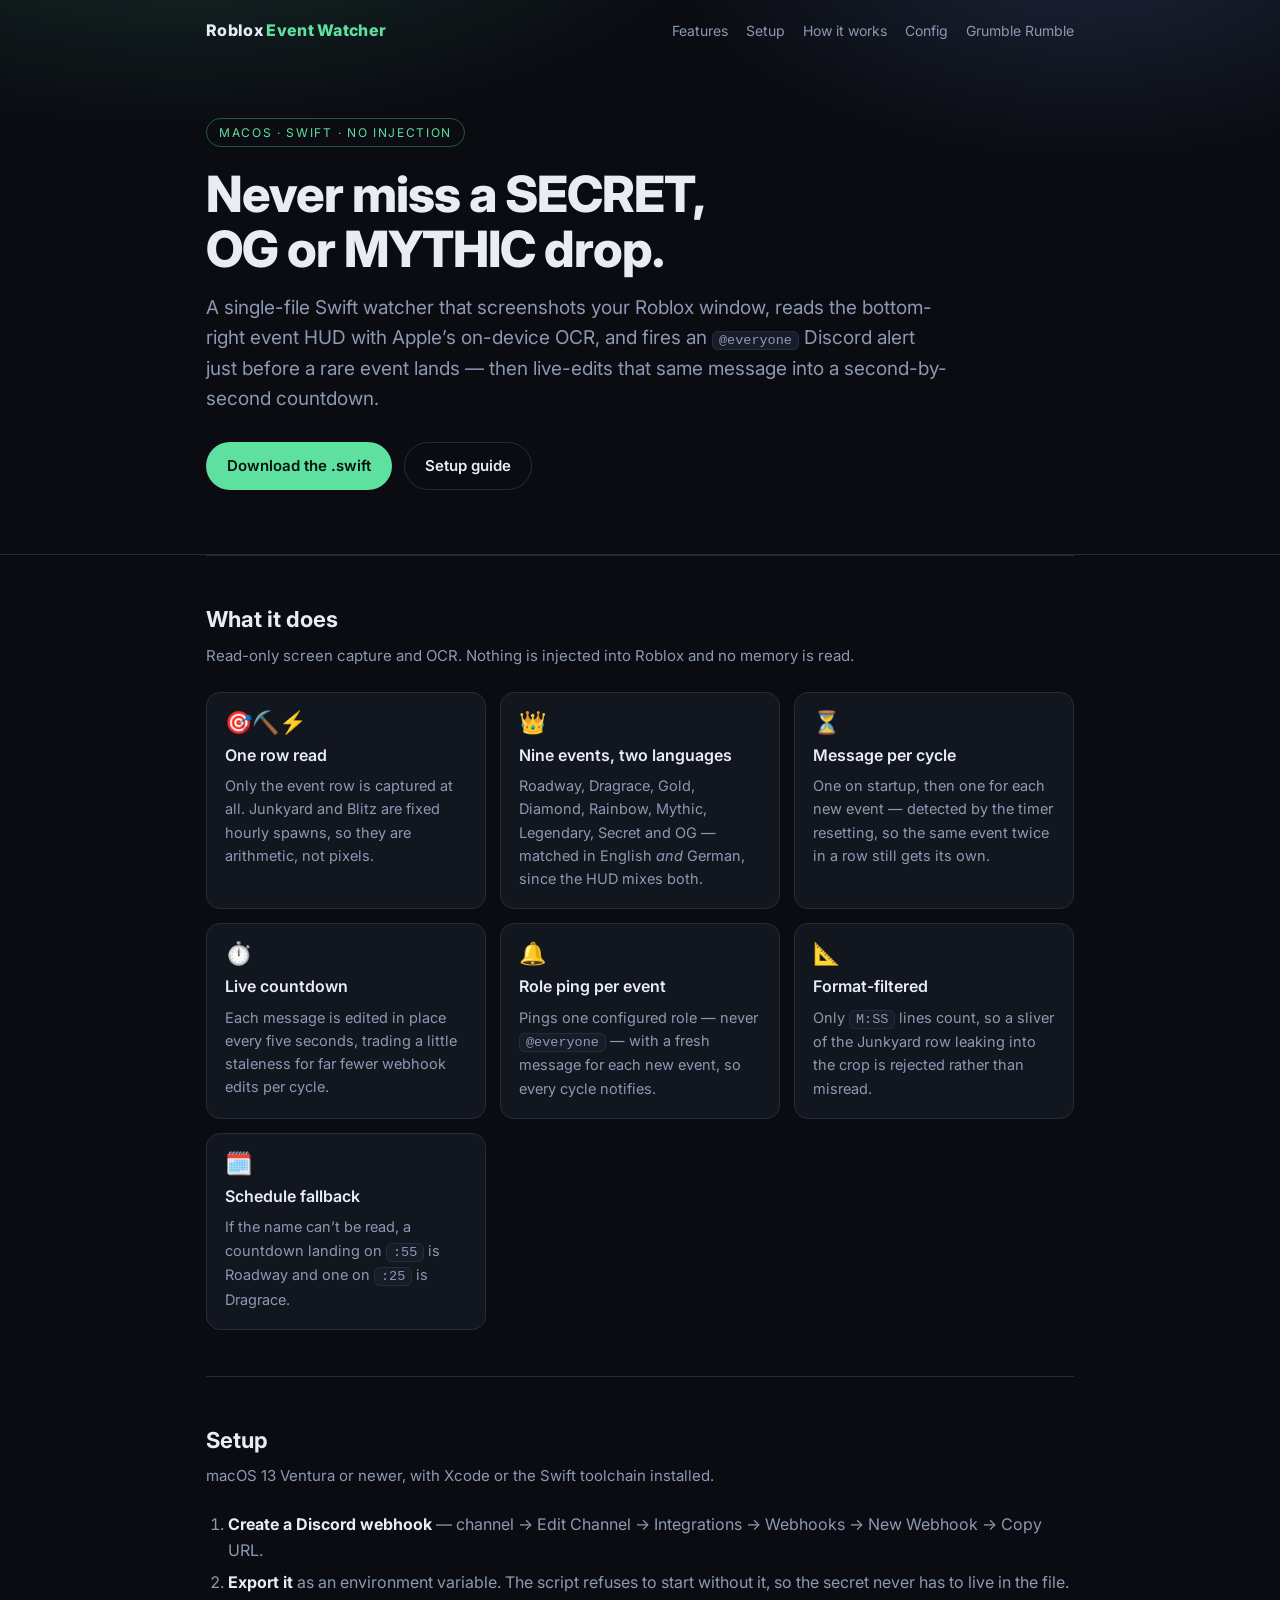
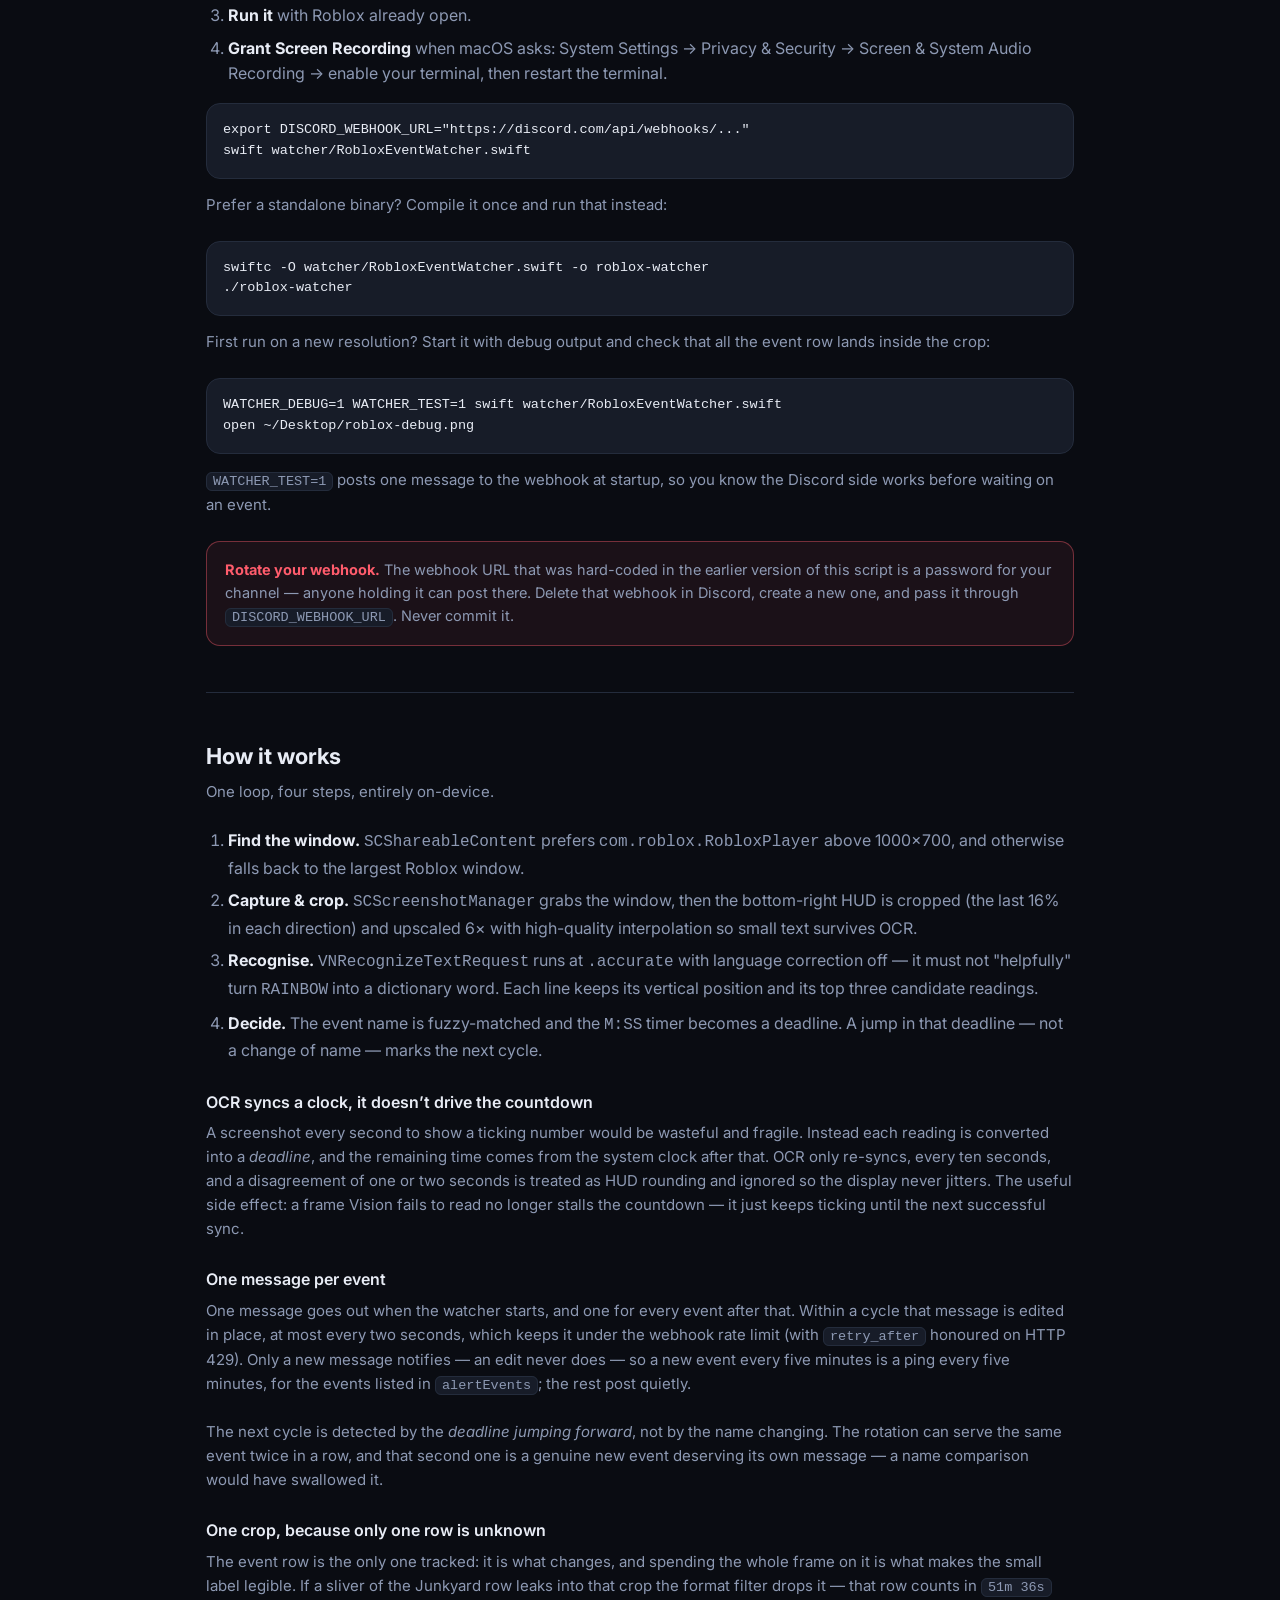
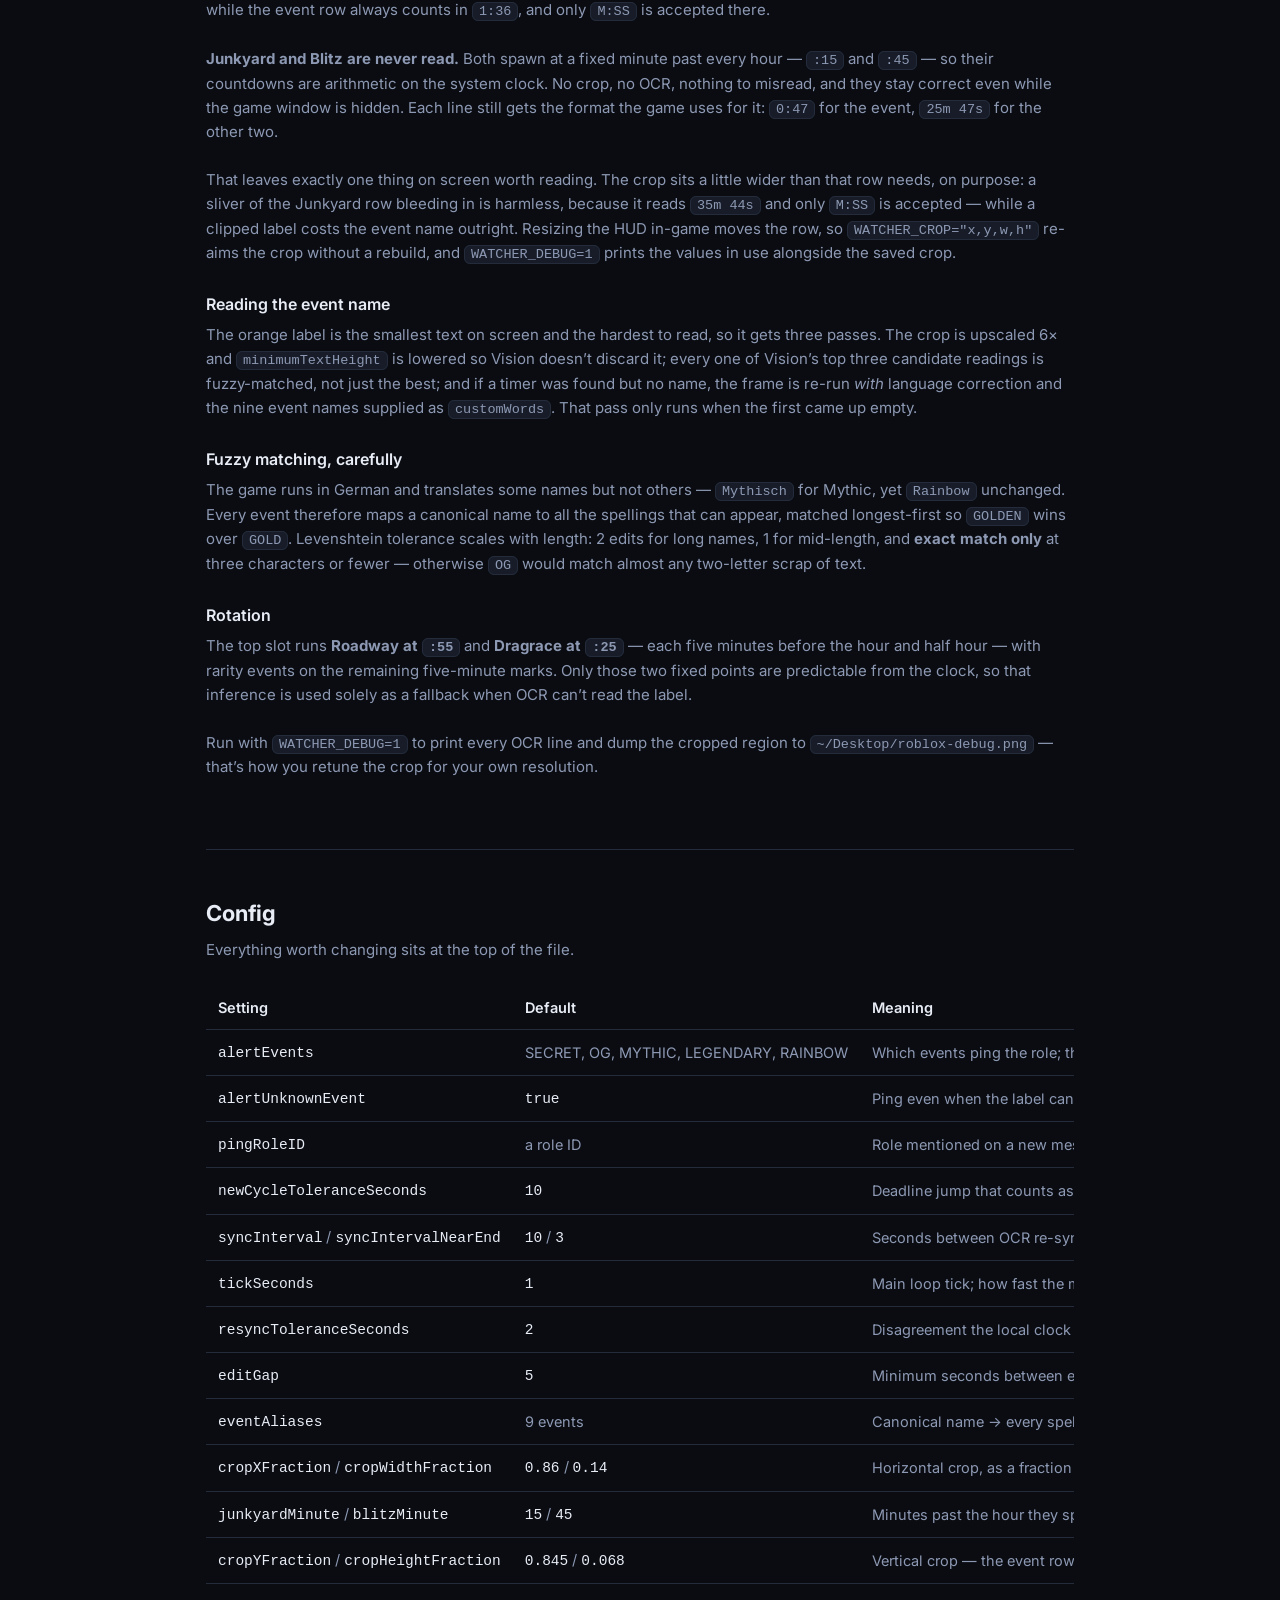
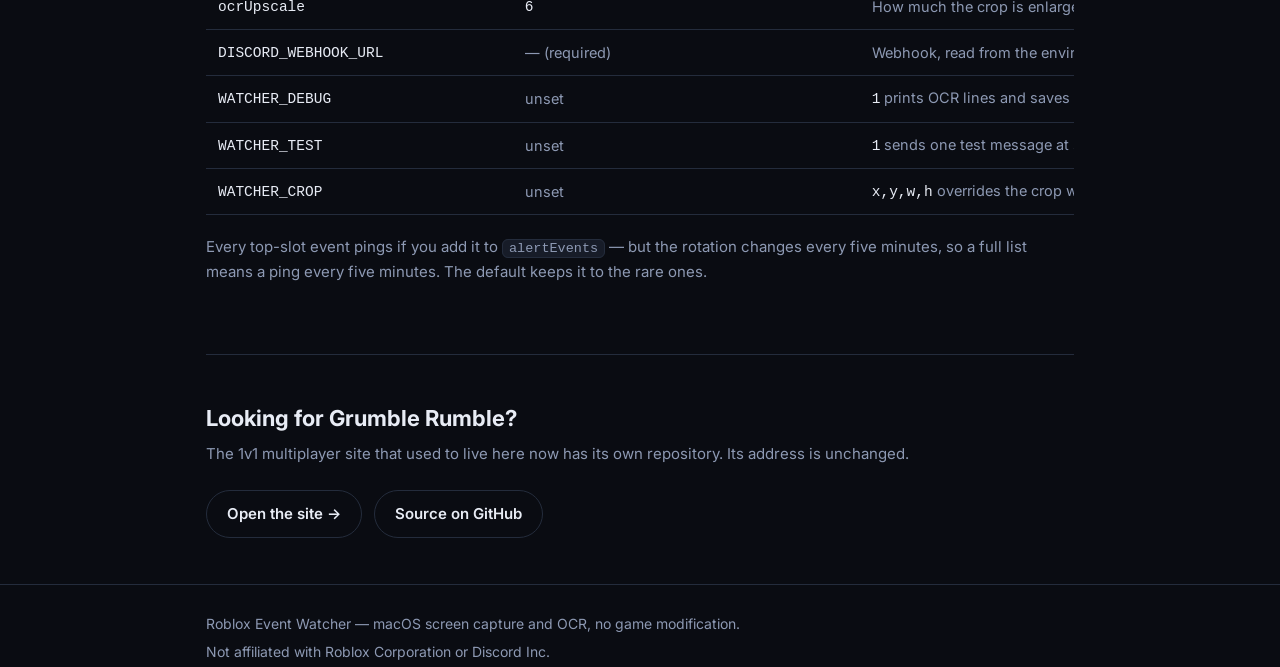
<file: index.html>
<!DOCTYPE html>
<html lang="en">
<head>
<meta charset="utf-8">
<meta name="viewport" content="width=device-width, initial-scale=1">
<title>Roblox Event Watcher</title>
<meta name="description" content="A macOS Swift watcher that reads the Roblox bottom-right event HUD with ScreenCaptureKit + Apple Vision OCR and posts a live Discord countdown for Secret, OG, Mythic and other rare events.">
<link href="//fonts.googleapis.com/css?family=Inter:400,600,800&display=swap" rel="stylesheet">
<style>
  :root{
    --bg:#0a0c12;
    --panel:#12161f;
    --panel-2:#171c28;
    --line:#242c3c;
    --text:#e8ecf5;
    --muted:#8d99b3;
    --accent:#5ee0a0;
    --accent-2:#7aa2ff;
    --red:#ff5c6c;
    --gold:#ffcc55;
    --radius:14px;
  }
  *{box-sizing:border-box}
  html{-webkit-text-size-adjust:100%}
  body{
    margin:0;
    background:var(--bg);
    color:var(--text);
    font-family:Inter,-apple-system,BlinkMacSystemFont,"Segoe UI",Helvetica,Arial,sans-serif;
    line-height:1.6;
    font-size:16px;
  }
  a{color:var(--accent-2);text-decoration:none}
  a:hover{text-decoration:underline}
  .wrap{max-width:900px;margin:0 auto;padding:0 16px}
  code,pre{font-family:ui-monospace,SFMono-Regular,Menlo,Consolas,monospace}

  /* header */
  header{
    border-bottom:1px solid var(--line);
    background:
      radial-gradient(900px 400px at 15% -20%,rgba(94,224,160,.16),transparent 60%),
      radial-gradient(700px 360px at 85% -10%,rgba(122,162,255,.16),transparent 60%);
  }
  .nav{display:flex;align-items:center;justify-content:space-between;gap:16px;padding:18px 0}
  .brand{font-weight:800;letter-spacing:.02em}
  .brand span{color:var(--accent)}
  .nav a{color:var(--muted);font-size:14px}
  .nav a:hover{color:var(--text)}
  .nav-links{display:flex;gap:18px;flex-wrap:wrap}

  .hero{padding:56px 0 64px}
  .tag{
    display:inline-block;font-size:12px;letter-spacing:.14em;text-transform:uppercase;
    color:var(--accent);border:1px solid rgba(94,224,160,.35);
    border-radius:999px;padding:4px 12px;margin-bottom:20px;
  }
  h1{font-size:clamp(30px,6vw,50px);line-height:1.1;margin:0 0 16px;font-weight:800;letter-spacing:-.02em}
  .lede{color:var(--muted);font-size:clamp(16px,2.4vw,19px);max-width:62ch;margin:0 0 28px}
  .btns{display:flex;gap:12px;flex-wrap:wrap}
  .btn{
    display:inline-block;padding:11px 20px;border-radius:999px;font-weight:600;font-size:15px;
    background:var(--accent);color:#06130d;border:1px solid transparent;
  }
  .btn:hover{text-decoration:none;filter:brightness(1.08)}
  .btn.ghost{background:transparent;color:var(--text);border-color:var(--line)}
  .btn.ghost:hover{border-color:var(--accent-2)}

  section{padding:46px 0;border-top:1px solid var(--line)}
  h2{font-size:22px;margin:0 0 6px;font-weight:700}
  .sub{color:var(--muted);margin:0 0 24px;font-size:15px}
  h3{font-size:16px;margin:0 0 6px;font-weight:600}

  .grid{display:grid;gap:14px;grid-template-columns:repeat(auto-fit,minmax(230px,1fr))}
  .card{background:var(--panel);border:1px solid var(--line);border-radius:var(--radius);padding:18px}
  .card p{margin:0;color:var(--muted);font-size:14.5px}
  .emoji{font-size:22px;line-height:1;display:block;margin-bottom:10px}

  pre{
    background:var(--panel-2);border:1px solid var(--line);border-radius:var(--radius);
    padding:16px;overflow-x:auto;font-size:13.5px;line-height:1.55;margin:0 0 14px;
  }
  p code{background:var(--panel-2);border:1px solid var(--line);border-radius:6px;padding:1px 6px;font-size:13.5px}

  ol,ul{padding-left:22px;color:var(--muted)}
  li{margin:7px 0}
  li strong{color:var(--text)}

  .note{
    border:1px solid rgba(255,92,108,.4);background:rgba(255,92,108,.07);
    border-radius:var(--radius);padding:16px 18px;
  }
  .note strong{color:var(--red)}
  .note p{margin:0;color:var(--muted);font-size:14.5px}

  table{width:100%;border-collapse:collapse;font-size:14.5px;display:block;overflow-x:auto}
  th,td{text-align:left;padding:10px 12px;border-bottom:1px solid var(--line);white-space:nowrap}
  th{color:var(--text);font-weight:600}
  td{color:var(--muted)}
  td code{color:var(--text)}

  footer{border-top:1px solid var(--line);padding:28px 0 40px;color:var(--muted);font-size:14px}
  footer p{margin:0 0 6px}
</style>
</head>
<body>

<header>
  <div class="wrap">
    <nav class="nav">
      <div class="brand">Roblox <span>Event Watcher</span></div>
      <div class="nav-links">
        <a href="#features">Features</a>
        <a href="#setup">Setup</a>
        <a href="#how">How it works</a>
        <a href="#config">Config</a>
        <a href="https://anakinls.github.io/grumble-rumble/">Grumble Rumble</a>
      </div>
    </nav>

    <div class="hero">
      <span class="tag">macOS &middot; Swift &middot; No injection</span>
      <h1>Never miss a SECRET,<br>OG or MYTHIC drop.</h1>
      <p class="lede">
        A single-file Swift watcher that screenshots your Roblox window, reads the
        bottom-right event HUD with Apple&rsquo;s on-device OCR, and fires an
        <code>@everyone</code> Discord alert just before a rare event lands &mdash; then
        live-edits that same message into a second-by-second countdown.
      </p>
      <div class="btns">
        <a class="btn" href="watcher/RobloxEventWatcher.swift" download>Download the .swift</a>
        <a class="btn ghost" href="#setup">Setup guide</a>
      </div>
    </div>
  </div>
</header>

<main class="wrap">

  <section id="features">
    <h2>What it does</h2>
    <p class="sub">Read-only screen capture and OCR. Nothing is injected into Roblox and no memory is read.</p>
    <div class="grid">
      <div class="card">
        <span class="emoji">🎯⛏️⚡</span>
        <h3>One row read</h3>
        <p>Only the event row is captured at all. Junkyard and Blitz are fixed hourly spawns, so they are arithmetic, not pixels.</p>
      </div>
      <div class="card">
        <span class="emoji">👑</span>
        <h3>Nine events, two languages</h3>
        <p>Roadway, Dragrace, Gold, Diamond, Rainbow, Mythic, Legendary, Secret and OG &mdash; matched in English <em>and</em> German, since the HUD mixes both.</p>
      </div>
      <div class="card">
        <span class="emoji">⏳</span>
        <h3>Message per cycle</h3>
        <p>One on startup, then one for each new event &mdash; detected by the timer resetting, so the same event twice in a row still gets its own.</p>
      </div>
      <div class="card">
        <span class="emoji">⏱️</span>
        <h3>Live countdown</h3>
        <p>Each message is edited in place every five seconds, trading a little staleness for far fewer webhook edits per cycle.</p>
      </div>
      <div class="card">
        <span class="emoji">🔔</span>
        <h3>Role ping per event</h3>
        <p>Pings one configured role &mdash; never <code>@everyone</code> &mdash; with a fresh message for each new event, so every cycle notifies.</p>
      </div>
      <div class="card">
        <span class="emoji">📐</span>
        <h3>Format-filtered</h3>
        <p>Only <code>M:SS</code> lines count, so a sliver of the Junkyard row leaking into the crop is rejected rather than misread.</p>
      </div>
      <div class="card">
        <span class="emoji">🗓️</span>
        <h3>Schedule fallback</h3>
        <p>If the name can&rsquo;t be read, a countdown landing on <code>:55</code> is Roadway and one on <code>:25</code> is Dragrace.</p>
      </div>
    </div>
  </section>

  <section id="setup">
    <h2>Setup</h2>
    <p class="sub">macOS 13 Ventura or newer, with Xcode or the Swift toolchain installed.</p>

    <ol>
      <li><strong>Create a Discord webhook</strong> &mdash; channel &rarr; Edit Channel &rarr; Integrations &rarr; Webhooks &rarr; New Webhook &rarr; Copy URL.</li>
      <li><strong>Export it</strong> as an environment variable. The script refuses to start without it, so the secret never has to live in the file.</li>
      <li><strong>Run it</strong> with Roblox already open.</li>
      <li><strong>Grant Screen Recording</strong> when macOS asks: System Settings &rarr; Privacy &amp; Security &rarr; Screen &amp; System Audio Recording &rarr; enable your terminal, then restart the terminal.</li>
    </ol>

<pre>export DISCORD_WEBHOOK_URL="https://discord.com/api/webhooks/..."
swift watcher/RobloxEventWatcher.swift</pre>

    <p class="sub">Prefer a standalone binary? Compile it once and run that instead:</p>
<pre>swiftc -O watcher/RobloxEventWatcher.swift -o roblox-watcher
./roblox-watcher</pre>

    <p class="sub">First run on a new resolution? Start it with debug output and check that all
      the event row lands inside the crop:</p>
<pre>WATCHER_DEBUG=1 WATCHER_TEST=1 swift watcher/RobloxEventWatcher.swift
open ~/Desktop/roblox-debug.png</pre>

    <p class="sub"><code>WATCHER_TEST=1</code> posts one message to the webhook at startup, so you
      know the Discord side works before waiting on an event.</p>

    <div class="note">
      <p><strong>Rotate your webhook.</strong> The webhook URL that was hard-coded in the earlier
      version of this script is a password for your channel &mdash; anyone holding it can post there.
      Delete that webhook in Discord, create a new one, and pass it through
      <code>DISCORD_WEBHOOK_URL</code>. Never commit it.</p>
    </div>
  </section>

  <section id="how">
    <h2>How it works</h2>
    <p class="sub">One loop, four steps, entirely on-device.</p>
    <ol>
      <li><strong>Find the window.</strong> <code>SCShareableContent</code> prefers
        <code>com.roblox.RobloxPlayer</code> above 1000&times;700, and otherwise falls back to the
        largest Roblox window.</li>
      <li><strong>Capture &amp; crop.</strong> <code>SCScreenshotManager</code> grabs the window, then
        the bottom-right HUD is cropped (the last 16% in each direction) and upscaled 6&times; with
        high-quality interpolation so small text survives OCR.</li>
      <li><strong>Recognise.</strong> <code>VNRecognizeTextRequest</code> runs at
        <code>.accurate</code> with language correction off &mdash; it must not "helpfully" turn
        <code>RAINBOW</code> into a dictionary word. Each line keeps its vertical position and its
        top three candidate readings.</li>
      <li><strong>Decide.</strong> The event name is fuzzy-matched and the <code>M:SS</code> timer
        becomes a deadline. A jump in that deadline &mdash; not a change of name &mdash; marks the
        next cycle.</li>
    </ol>

    <h3 style="margin-top:26px">OCR syncs a clock, it doesn&rsquo;t drive the countdown</h3>
    <p class="sub">A screenshot every second to show a ticking number would be wasteful and fragile.
      Instead each reading is converted into a <em>deadline</em>, and the remaining time comes from
      the system clock after that. OCR only re-syncs, every ten seconds, and a disagreement of one
      or two seconds is treated as HUD rounding and ignored so the display never jitters. The useful
      side effect: a frame Vision fails to read no longer stalls the countdown &mdash; it just keeps
      ticking until the next successful sync.</p>

    <h3 style="margin-top:26px">One message per event</h3>
    <p class="sub">One message goes out when the watcher starts, and one for every event after
      that. Within a cycle that message is edited in place, at most every two seconds, which keeps
      it under the webhook rate limit (with <code>retry_after</code> honoured on HTTP 429). Only a
      new message notifies &mdash; an edit never does &mdash; so a new event every five minutes is
      a ping every five minutes, for the events listed in <code>alertEvents</code>; the rest post
      quietly.</p>

    <p class="sub">The next cycle is detected by the <em>deadline jumping forward</em>, not by the
      name changing. The rotation can serve the same event twice in a row, and that second one is a
      genuine new event deserving its own message &mdash; a name comparison would have swallowed
      it.</p>

    <h3 style="margin-top:26px">One crop, because only one row is unknown</h3>
    <p class="sub">The event row is the only one tracked: it is what changes, and spending the
      whole frame on it is what makes the small label legible. If a sliver of the Junkyard row
      leaks into that crop the format filter drops it &mdash; that row counts in
      <code>51m 36s</code> while the event row always counts in <code>1:36</code>, and only
      <code>M:SS</code> is accepted there.</p>
    <p class="sub"><strong>Junkyard and Blitz are never read.</strong> Both spawn at a fixed minute
      past every hour &mdash; <code>:15</code> and <code>:45</code> &mdash; so their countdowns are
      arithmetic on the system clock. No crop, no OCR, nothing to misread, and they stay correct
      even while the game window is hidden. Each line still gets the format the game uses for it:
      <code>0:47</code> for the event, <code>25m 47s</code> for the other two.</p>
    <p class="sub">That leaves exactly one thing on screen worth reading. The crop sits a little
      wider than that row needs, on purpose: a sliver of the Junkyard row bleeding in is harmless,
      because it reads <code>35m 44s</code> and only <code>M:SS</code> is accepted &mdash; while a
      clipped label costs the event name outright. Resizing the HUD in-game moves the row, so
      <code>WATCHER_CROP="x,y,w,h"</code> re-aims the crop without a rebuild, and
      <code>WATCHER_DEBUG=1</code> prints the values in use alongside the saved crop.</p>

    <h3 style="margin-top:26px">Reading the event name</h3>
    <p class="sub">The orange label is the smallest text on screen and the hardest to read, so it
      gets three passes. The crop is upscaled 6&times; and <code>minimumTextHeight</code> is lowered
      so Vision doesn&rsquo;t discard it; every one of Vision&rsquo;s top three candidate readings is
      fuzzy-matched, not just the best; and if a timer was found but no name, the frame is re-run
      <em>with</em> language correction and the nine event names supplied as
      <code>customWords</code>. That pass only runs when the first came up empty.</p>

    <h3 style="margin-top:26px">Fuzzy matching, carefully</h3>
    <p class="sub">The game runs in German and translates some names but not others &mdash;
      <code>Mythisch</code> for Mythic, yet <code>Rainbow</code> unchanged. Every event therefore
      maps a canonical name to all the spellings that can appear, matched longest-first so
      <code>GOLDEN</code> wins over <code>GOLD</code>. Levenshtein tolerance scales with length: 2
      edits for long names, 1 for mid-length, and <strong>exact match only</strong> at three
      characters or fewer &mdash; otherwise <code>OG</code> would match almost any two-letter scrap
      of text.</p>

    <h3 style="margin-top:26px">Rotation</h3>
    <p class="sub">The top slot runs <strong>Roadway at <code>:55</code></strong> and
      <strong>Dragrace at <code>:25</code></strong> &mdash; each five minutes before the hour and
      half hour &mdash; with rarity events on the remaining five-minute marks. Only those two fixed
      points are predictable from the clock, so that inference is used solely as a fallback when OCR
      can&rsquo;t read the label.</p>

    <p class="sub">Run with <code>WATCHER_DEBUG=1</code> to print every OCR line and dump the
      cropped region to <code>~/Desktop/roblox-debug.png</code> &mdash; that&rsquo;s how you retune the
      crop for your own resolution.</p>
  </section>

  <section id="config">
    <h2>Config</h2>
    <p class="sub">Everything worth changing sits at the top of the file.</p>
    <table>
      <tr><th>Setting</th><th>Default</th><th>Meaning</th></tr>
      <tr><td><code>alertEvents</code></td><td>SECRET, OG, MYTHIC, LEGENDARY, RAINBOW</td><td>Which events ping the role; the rest post silently</td></tr>
      <tr><td><code>alertUnknownEvent</code></td><td><code>true</code></td><td>Ping even when the label can&rsquo;t be read</td></tr>
      <tr><td><code>pingRoleID</code></td><td>a role ID</td><td>Role mentioned on a new message; empty = no ping</td></tr>
      <tr><td><code>newCycleToleranceSeconds</code></td><td><code>10</code></td><td>Deadline jump that counts as the next event</td></tr>
      <tr><td><code>syncInterval</code> / <code>syncIntervalNearEnd</code></td><td><code>10</code> / <code>3</code></td><td>Seconds between OCR re-syncs, normally and near zero</td></tr>
      <tr><td><code>tickSeconds</code></td><td><code>1</code></td><td>Main loop tick; how fast the message is refreshed</td></tr>
      <tr><td><code>resyncToleranceSeconds</code></td><td><code>2</code></td><td>Disagreement the local clock is allowed before OCR wins</td></tr>
      <tr><td><code>editGap</code></td><td><code>5</code></td><td>Minimum seconds between edits; the display lags by up to this</td></tr>
      <tr><td><code>eventAliases</code></td><td>9 events</td><td>Canonical name &rarr; every spelling the HUD may show</td></tr>
      <tr><td><code>cropXFraction</code> / <code>cropWidthFraction</code></td><td><code>0.86</code> / <code>0.14</code></td><td>Horizontal crop, as a fraction of window width</td></tr>
      <tr><td><code>junkyardMinute</code> / <code>blitzMinute</code></td><td><code>15</code> / <code>45</code></td><td>Minutes past the hour they spawn; neither is read</td></tr>
      <tr><td><code>cropYFraction</code> / <code>cropHeightFraction</code></td><td><code>0.845</code> / <code>0.068</code></td><td>Vertical crop &mdash; the event row</td></tr>
      <tr><td><code>ocrUpscale</code></td><td><code>6</code></td><td>How much the crop is enlarged before OCR</td></tr>
      <tr><td><code>DISCORD_WEBHOOK_URL</code></td><td>&mdash; (required)</td><td>Webhook, read from the environment</td></tr>
      <tr><td><code>WATCHER_DEBUG</code></td><td>unset</td><td><code>1</code> prints OCR lines and saves the crop</td></tr>
      <tr><td><code>WATCHER_TEST</code></td><td>unset</td><td><code>1</code> sends one test message at startup</td></tr>
      <tr><td><code>WATCHER_CROP</code></td><td>unset</td><td><code>x,y,w,h</code> overrides the crop without rebuilding</td></tr>
    </table>

    <p class="sub" style="margin-top:20px">Every top-slot event pings if you add it to
      <code>alertEvents</code> &mdash; but the rotation changes every five minutes, so a full list
      means a ping every five minutes. The default keeps it to the rare ones.</p>
  </section>

  <section>
    <h2>Looking for Grumble Rumble?</h2>
    <p class="sub">
      The 1v1 multiplayer site that used to live here now has its own repository.
      Its address is unchanged.
    </p>
    <div class="btns">
      <a class="btn ghost" href="https://anakinls.github.io/grumble-rumble/">Open the site &rarr;</a>
      <a class="btn ghost" href="https://github.com/anakinls/grumble-rumble">Source on GitHub</a>
    </div>
  </section>

</main>

<footer>
  <div class="wrap">
    <p>Roblox Event Watcher &mdash; macOS screen capture and OCR, no game modification.</p>
    <p>Not affiliated with Roblox Corporation or Discord Inc.</p>
  </div>
</footer>

</body>
</html>
</file>
